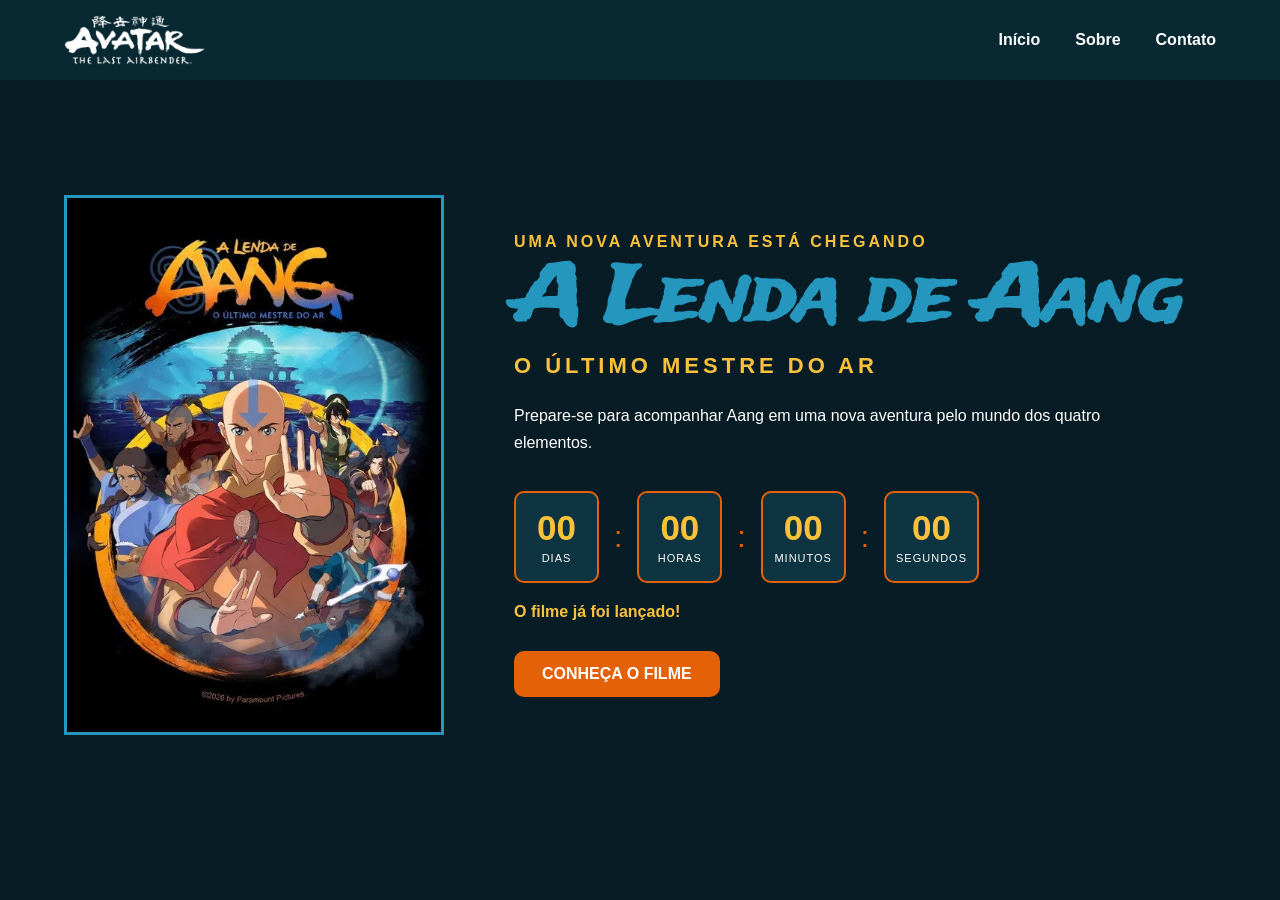
<file: contador-vfinal/index.html>
<!DOCTYPE html>
<html lang="pt-br">

<head>
    <meta charset="UTF-8">
    <meta name="viewport" content="width=device-width, initial-scale=1.0">

    <title>A Lenda de Aang: O Último Mestre do Ar</title>

    <link rel="preconnect" href="https://fonts.googleapis.com">
    <link rel="preconnect" href="https://fonts.gstatic.com" crossorigin>
    <link href="https://fonts.googleapis.com/css2?family=Clarity+City:ital,wght@0,100..900;1,100..900&family=Trade+Winds&display=swap" rel="stylesheet">

    <link rel="stylesheet" href="style.css">
</head>

<body>
    <header>
        <nav class="menu">
            <a href="index.html" class="logo"><img src="imagens/logoaang.png" alt="logotipo" class="logoFilme"></a>

            <div class="links">
                <a href="index.html">Início</a>
                <a href="filme.html">Sobre</a>
                <a href="contato.html">Contato</a>
            </div>
        </nav>
    </header>

    <main class="inicio">

        <section class="hero">

            <div class="poster">
                <img src="imagens/cartaz.jpg" alt="Cartaz do filme Avatar">
            </div>


            <div class="hero-text">

                <p class="subtitulo">UMA NOVA AVENTURA ESTÁ CHEGANDO</p>

                <h1>
                    A Lenda de Aang
                    <span>O ÚLTIMO MESTRE DO AR</span>
                </h1>

                <p class="descricao">
                    Prepare-se para acompanhar Aang em uma nova aventura
                    pelo mundo dos quatro elementos.
                </p>

                <div class="countdown">

                    <div class="tempo">
                        <span id="dias">00</span>
                        <small>DIAS</small>
                    </div>

                    <div class="separador">:</div>

                    <div class="tempo">
                        <span id="horas">00</span>
                        <small>HORAS</small>
                    </div>

                    <div class="separador">:</div>

                    <div class="tempo">
                        <span id="minutos">00</span>
                        <small>MINUTOS</small>
                    </div>

                    <div class="separador">:</div>

                    <div class="tempo">
                        <span id="segundos">00</span>
                        <small>SEGUNDOS</small>
                    </div>

                </div>

                <p id="mensagem-contagem" class="mensagem-contagem"></p>

                <a href="filme.html" class="botao">
                    CONHEÇA O FILME
                </a>

            </div>

        </section>

    </main>
    <script src="script.js"></script>

</body>
</html>
</file>
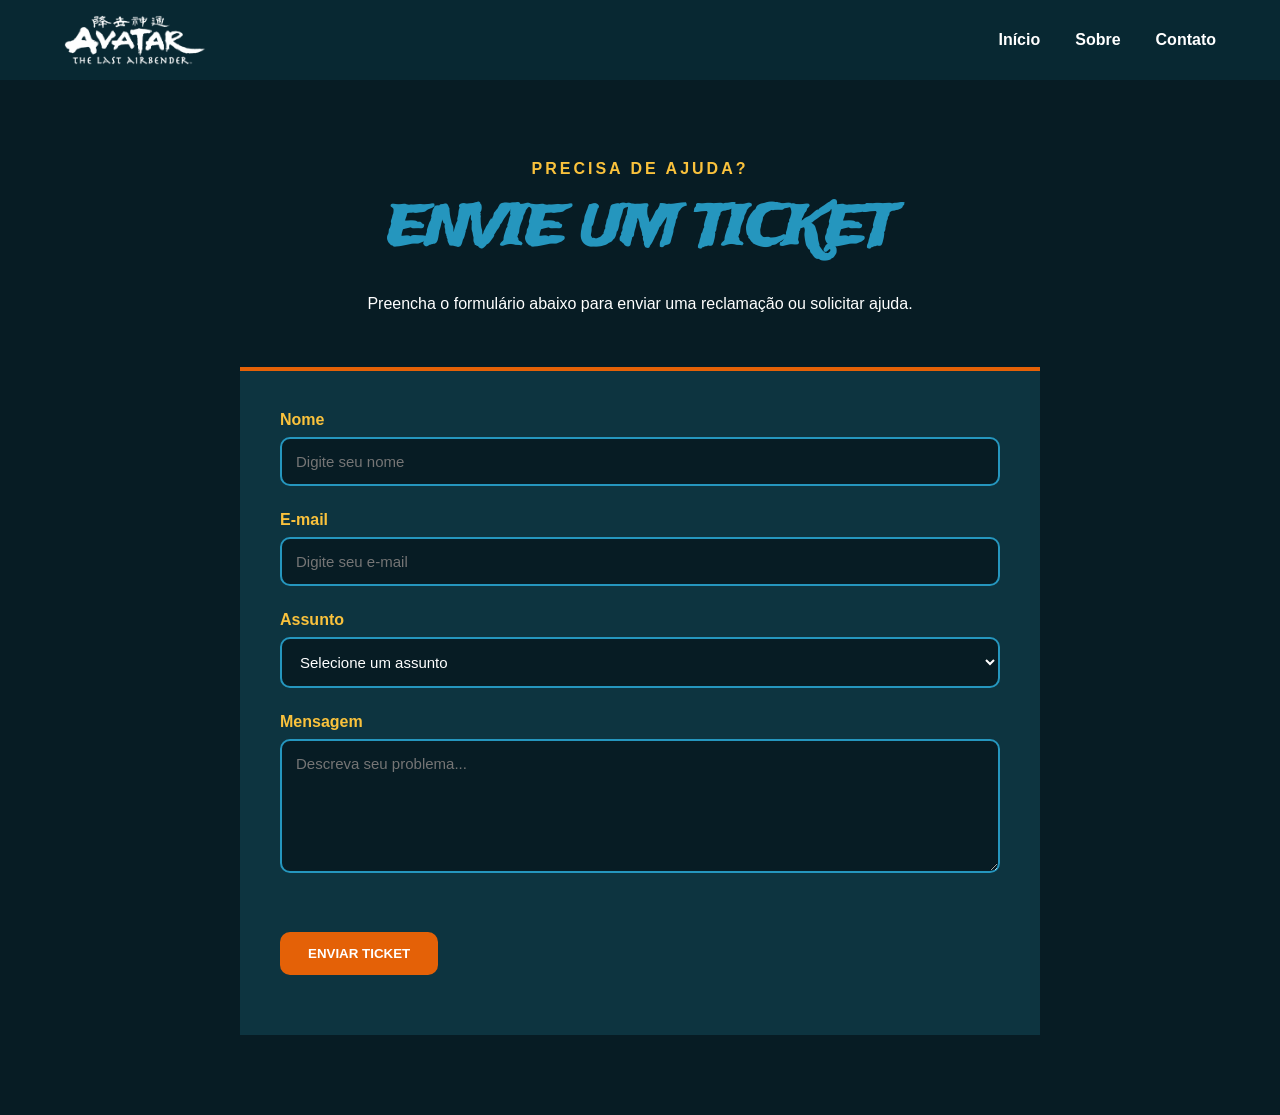
<file: contador-vfinal/contato.html>
<!DOCTYPE html>
<html lang="pt-br">

<head>
    <meta charset="UTF-8">
    <meta name="viewport" content="width=device-width, initial-scale=1.0">

    <title>Contato - A Lenda de Aang: O Último Mestre do Ar</title>

    <link rel="preconnect" href="https://fonts.googleapis.com">
    <link rel="preconnect" href="https://fonts.gstatic.com" crossorigin>

    <link href="https://fonts.googleapis.com/css2?family=Clarity+City:ital,wght@0,100..900;1,100..900&family=Trade+Winds&display=swap" rel="stylesheet">

    <link rel="stylesheet" href="style.css">
</head>

<body>
    <header>
        <nav class="menu">

            <a href="index.html" class="logo"><img src="imagens/logoaang.png" alt="logotipo" class="logoFilme"></a>

            <div class="links">
                <a href="index.html">Início</a>
                <a href="filme.html">Sobre</a>
                <a href="contato.html">Contato</a>
            </div>

        </nav>
    </header>


    <main class="pagina-contato">

        <section class="titulo-pagina">

            <p class="subtitulo">PRECISA DE AJUDA?</p>

            <h1>ENVIE UM TICKET</h1>

            <p>
                Preencha o formulário abaixo para enviar uma
                reclamação ou solicitar ajuda.
            </p>

        </section>


        <section class="formulario-container">

            <form id="ticketForm">

                <div class="campo">

                    <label for="nome">Nome</label>

                    <input
                        type="text"
                        id="nome"
                        name="nome"
                        placeholder="Digite seu nome"
                    >

                </div>


                <div class="campo">

                    <label for="email">E-mail</label>

                    <input
                        type="email"
                        id="email"
                        name="email"
                        placeholder="Digite seu e-mail"
                    >

                </div>


                <div class="campo">

                    <label for="assunto">Assunto</label>

                    <select id="assunto" name="assunto">

                        <option value="">
                            Selecione um assunto
                        </option>

                        <option value="ingresso">
                            Problema com ingresso
                        </option>

                        <option value="site">
                            Problema no site
                        </option>

                        <option value="pagamento">
                            Problema com pagamento
                        </option>

                        <option value="outro">
                            Outro
                        </option>

                    </select>

                </div>


                <div class="campo">

                    <label for="mensagem">Mensagem</label>

                    <textarea
                        id="mensagem"
                        name="mensagem"
                        rows="6"
                        placeholder="Descreva seu problema..."
                    ></textarea>

                </div>


                <button type="submit" class="botao">
                    ENVIAR TICKET
                </button>

                <p id="mensagem-ticket"></p>

            </form>

        </section>

    </main>

    <script src="script.js"></script>

</body>
</html>
</file>
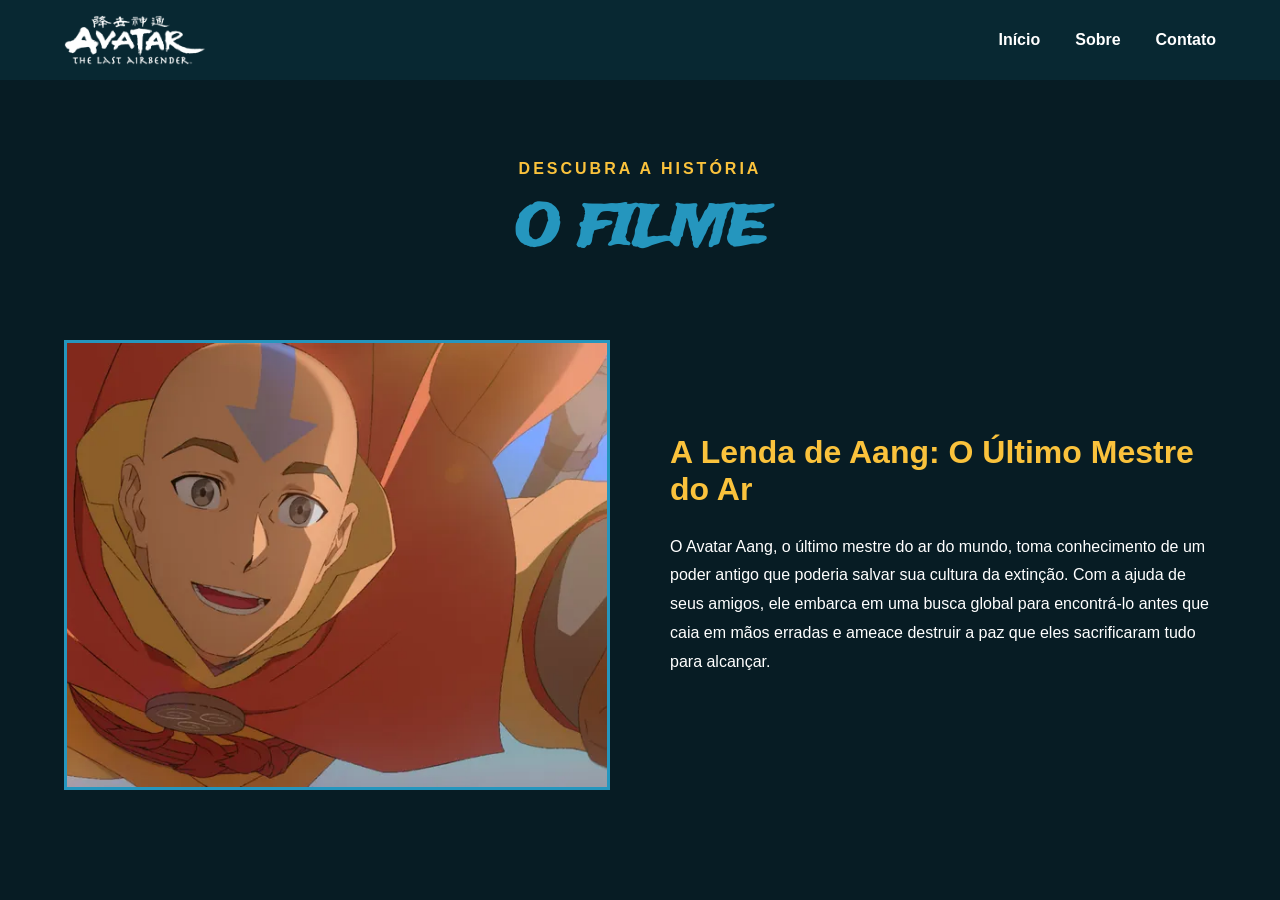
<file: contador-vfinal/filme.html>
<!DOCTYPE html>
<html lang="pt-br">

<head>
    <meta charset="UTF-8">
    <meta name="viewport" content="width=device-width, initial-scale=1.0">

    <title>O Filme - A Lenda de Aang: O Último Mestre do Ar</title>

    <link rel="preconnect" href="https://fonts.googleapis.com">
    <link rel="preconnect" href="https://fonts.gstatic.com" crossorigin>

    <link href="https://fonts.googleapis.com/css2?family=Clarity+City:ital,wght@0,100..900;1,100..900&family=Trade+Winds&display=swap" rel="stylesheet">

    <link rel="stylesheet" href="style.css">
</head>

<body>

    <header>
        <nav class="menu">

            <a href="index.html" class="logo"><img src="imagens/logoaang.png" alt="logotipo" class="logoFilme"></a>

            <div class="links">
                <a href="index.html">Início</a>
                <a href="filme.html">Sobre</a>
                <a href="contato.html">Contato</a>
            </div>

        </nav>
    </header>


    <main class="pagina-filme">

        <section class="titulo-pagina">

            <p class="subtitulo">DESCUBRA A HISTÓRIA</p>

            <h1>O FILME</h1>

        </section>

        <section class="sobre-filme">

            <div class="imagem-filme">
                <img src="imagens/cena1.jpg" alt="Cena do filme Avatar">
            </div>


            <div class="texto-filme">

                <h2>A Lenda de Aang: O Último Mestre do Ar</h2>

                <p>
                    O Avatar Aang, o último mestre do ar do mundo, toma conhecimento de um poder antigo que poderia salvar sua cultura da extinção. Com a ajuda de seus amigos, ele embarca em uma busca global para encontrá-lo antes que caia em mãos erradas e ameace destruir a paz que eles sacrificaram tudo para alcançar.
                </p>

            </div>

        </section>


    </main>
</body>
</html>
</file>
<file: contador-vfinal/style.css>
* {
    margin: 0;
    padding: 0;
    box-sizing: border-box;
}
body {
    font-family: "Clarity City", sans-serif;
    background-color: #071c24;
    color: white;
    min-height: 100vh;
}
a {
    text-decoration: none;
    color: inherit;
}
header {
    width: 100%;
    background-color: #082832;
}
.menu {
    width: 90%;
    max-width: 1200px;
    margin: auto;
    min-height: 80px;
    display: flex;
    align-items: center;
    justify-content: space-between;
}
.logo {
    font-family: "Trade Winds", cursive;
    font-size: 28px;
    color: #fac23c;
}
.logoFilme{
    display: flex;
    align-self: center;
    height: 50px;
}
.links {
    display: flex;
    gap: 35px;
}
.links a {
    font-weight: 600;
    transition: 0.3s;
}
.links a:hover {
    color: #fac23c;
}
.inicio {
    min-height: calc(100vh - 130px);
    display: flex;
    align-items: center;
}
.hero {
    width: 90%;
    max-width: 1200px;
    margin: auto;
    display: grid;
    grid-template-columns: 380px 1fr;
    gap: 70px;
    align-items: center;
}
.poster {
    width: 100%;
    height: 540px;
    background-color: #123b47;
    border: 3px solid #2596be;
    display: flex;
    align-items: center;
    justify-content: center;
    overflow: hidden;
}
.poster img {
    width: 100%;
    height: 100%;
    object-fit: cover;
}
.subtitulo {
    color: #fac23c;
    font-weight: 700;
    letter-spacing: 3px;
    margin-bottom: 12px;
}
.hero h1 {
    font-family: "Trade Winds", cursive;
    font-size: clamp(45px, 6vw, 80px);
    color: #2596be;
    line-height: 1;
}
.hero h1 span {
    display: block;
    font-family: "Clarity City", sans-serif;
    font-size: 22px;
    color: #fac23c;
    letter-spacing: 4px;
    margin-top: 15px;
}
.descricao {
    max-width: 600px;
    margin-top: 25px;
    margin-bottom: 35px;
    line-height: 1.7;
}
.countdown {
    display: flex;
    align-items: center;
    gap: 15px;
}
.tempo {
    min-width: 85px;
    text-align: center;
    background-color: #0d3440;
    border: 2px solid #e46107;
    padding: 15px 10px;
    border-radius: 10px;
}
.tempo span {
    display: block;
    font-size: 35px;
    font-weight: 800;
    color: #fac23c;
}
.tempo small {
    font-size: 11px;
    letter-spacing: 1px;
}
.separador {
    font-size: 30px;
    color: #e46107;
}
.mensagem-contagem {
    margin-top: 20px;
    color: #fac23c;
    font-weight: bold;
}
.botao {
    display: inline-block;
    margin-top: 30px;
    padding: 14px 28px;
    background-color: #e46107;
    color: white;
    font-weight: 800;
    border: none;
    cursor: pointer;
    transition: 0.3s;
    border-radius: 10px;
}
.botao:hover {
    background-color: #fac23c;
    color: #071c24;
    transform: translateY(-3px);
}
.titulo-pagina {
    text-align: center;
    padding: 80px 20px 50px;
}
.titulo-pagina h1 {
    font-family: "Trade Winds", cursive;
    font-size: 55px;
    color: #2596be;
    margin-bottom: 20px;
}
.titulo-pagina p:last-child {
    max-width: 650px;
    margin: auto;
    line-height: 1.7;
}
.pagina-filme {
    width: 90%;
    max-width: 1200px;
    margin: auto;
}
.sobre-filme {
    display: grid;
    grid-template-columns: 1fr 1fr;
    gap: 60px;
    align-items: center;
    margin-bottom: 100px;
}
.imagem-filme {
    height: 450px;
    background-color: #123b47;
    border: 3px solid #2596be;
    overflow: hidden;
}
.imagem-filme img {
    width: 100%;
    height: 100%;
    object-fit: cover;
}
.texto-filme h2 {
    color: #fac23c;
    font-size: 32px;
    margin-bottom: 25px;
}
.texto-filme p {
    line-height: 1.8;
    margin-bottom: 20px;
}
.personagens {
    margin-bottom: 100px;
}
.personagens h2,
.elementos h2 {
    font-family: "Trade Winds", cursive;
    color: #2596be;
    font-size: 38px;
    text-align: center;
    margin-bottom: 40px;
}
.cards {
    display: grid;
    grid-template-columns: repeat(3, 1fr);
    gap: 30px;
}
.card {
    background-color: #0d3440;
    padding: 20px;
    text-align: center;
    border-bottom: 4px solid #e46107;
}
.card-imagem {
    height: 250px;
    background-color: #123b47;
    margin-bottom: 20px;
    overflow: hidden;
}
.card-imagem img {
    width: 100%;
    height: 100%;
    object-fit: cover;
}
.card h3 {
    color: #fac23c;
    font-size: 24px;
    margin-bottom: 10px;
}

.card p {
    line-height: 1.6;
}
.elementos {
    margin-bottom: 100px;
}

.elementos-grid {
    display: grid;
    grid-template-columns: repeat(4, 1fr);
    gap: 20px;
}

.elemento {
    padding: 40px 20px;
    text-align: center;
    background-color: #0d3440;
    border: 2px solid #2596be;
}

.elemento h3 {
    font-family: "Trade Winds", cursive;
    color: #fac23c;
    font-size: 25px;
    margin-bottom: 15px;
}

.elemento p {
    line-height: 1.5;
}

.pagina-contato {
    width: 90%;
    max-width: 800px;
    margin: auto;
}

.formulario-container {
    background-color: #0d3440;
    padding: 40px;
    margin-bottom: 80px;
    border-top: 4px solid #e46107;
}

.campo {
    margin-bottom: 25px;
}

.campo label {
    display: block;
    margin-bottom: 8px;
    font-weight: 700;
    color: #fac23c;
}

.campo input,
.campo select,
.campo textarea {
    width: 100%;
    padding: 14px;
    border: 2px solid #2596be;
    background-color: #071c24;
    color: white;
    font-family: "Clarity City", sans-serif;
    font-size: 15px;
    outline: none;
    border-radius: 10px;
}

.campo input:focus,
.campo select:focus,
.campo textarea:focus {
    border-color: #fac23c;
}

.campo textarea {
    resize: vertical;
}

#mensagem-ticket {
    margin-top: 20px;
    font-weight: 700;
    text-align: center;
}

@media (max-width: 850px) {

    .hero {
        grid-template-columns: 1fr;
        gap: 40px;

        padding: 50px 0;
    }

    .poster {
        max-width: 350px;
        margin: auto;
    }

    .hero-text {
        text-align: center;
    }

    .countdown {
        justify-content: center;
        flex-wrap: wrap;
    }

    .sobre-filme {
        grid-template-columns: 1fr;
    }

    .cards {
        grid-template-columns: 1fr;
    }

    .elementos-grid {
        grid-template-columns: 1fr 1fr;
    }

}


@media (max-width: 550px) {

    .menu {
        flex-direction: column;
        gap: 20px;

        padding: 20px 0;
    }

    .links {
        gap: 15px;

        font-size: 14px;
    }

    .tempo {
        min-width: 65px;
    }

    .tempo span {
        font-size: 25px;
    }

    .elementos-grid {
        grid-template-columns: 1fr;
    }

    .formulario-container {
        padding: 25px;
    }

}
</file>
